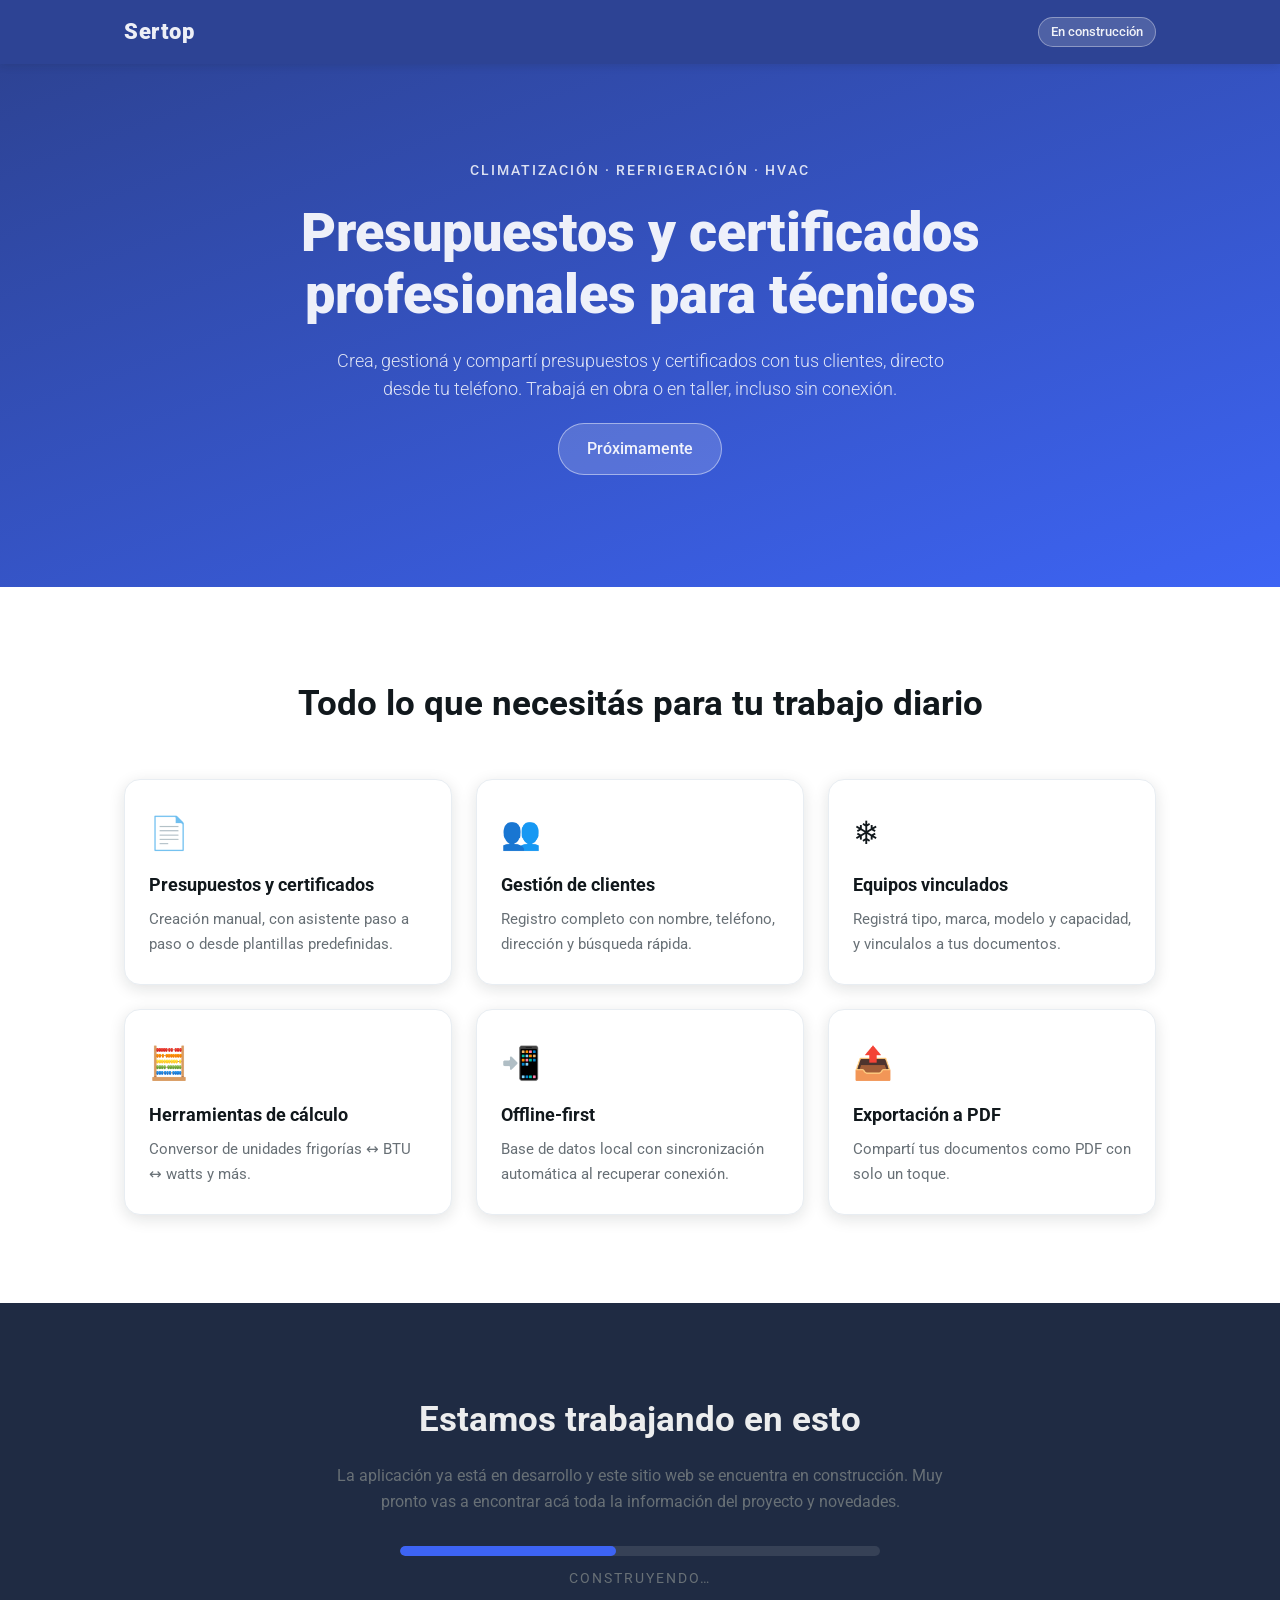
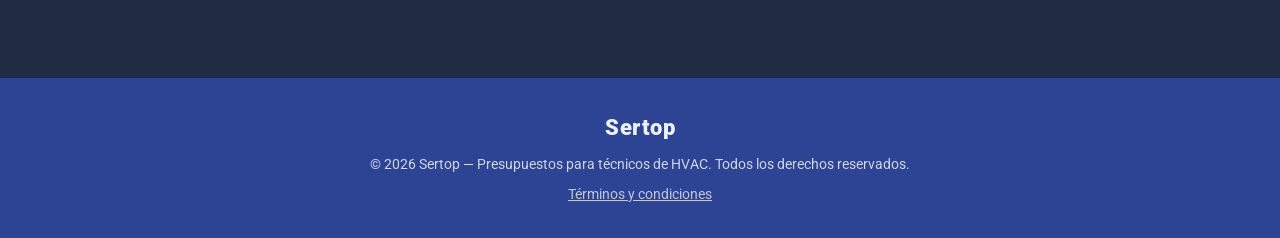
<file: index.html>
<!DOCTYPE html>
<html lang="es">
<head>
  <meta charset="UTF-8" />
  <meta name="viewport" content="width=device-width, initial-scale=1.0" />
  <meta name="description" content="Sertop — Presupuestos y certificados para técnicos de climatización, refrigeración y HVAC. Sitio en construcción." />
  <title>Sertop — Sitio en construcción</title>
  <link rel="preconnect" href="https://fonts.googleapis.com" />
  <link rel="preconnect" href="https://fonts.gstatic.com" crossorigin />
  <link href="https://fonts.googleapis.com/css2?family=Roboto:wght@300;400;500;700;900&display=swap" rel="stylesheet" />
  <style>
    :root {
      --primary: #3D64F4;
      --background-primary: #2d4394ff;
      --text-primary: #ffffffea;
      --dark-bg: #1F2B43;
      --dark-text: #ECEDEE;
      --light-text: #11181C;
      --light-bg: #ffffff;
      --icon: #687076;
      --shadow: rgba(17, 24, 28, 0.12);
    }

    * {
      margin: 0;
      padding: 0;
      box-sizing: border-box;
    }

    body {
      font-family: "Roboto", system-ui, -apple-system, BlinkMacSystemFont, "Segoe UI", Helvetica, Arial, sans-serif;
      color: var(--light-text);
      background: var(--light-bg);
      line-height: 1.6;
      -webkit-font-smoothing: antialiased;
    }

    .container {
      width: 100%;
      max-width: 1080px;
      margin: 0 auto;
      padding: 0 24px;
    }

    .navbar {
      background: var(--background-primary);
      position: sticky;
      top: 0;
      z-index: 10;
      box-shadow: 0 2px 8px var(--shadow);
    }

    .navbar-inner {
      display: flex;
      align-items: center;
      justify-content: space-between;
      height: 64px;
    }

    .logo {
      font-weight: 900;
      font-size: 1.4rem;
      color: var(--text-primary);
      letter-spacing: 0.5px;
    }

    .badge {
      background: rgba(255, 255, 255, 0.16);
      color: var(--text-primary);
      border: 1px solid rgba(255, 255, 255, 0.35);
      padding: 4px 12px;
      border-radius: 999px;
      font-size: 0.8rem;
      font-weight: 500;
    }

    .hero {
      background: linear-gradient(160deg, var(--background-primary) 0%, var(--primary) 100%);
      color: var(--text-primary);
      padding: 96px 0 112px;
      text-align: center;
    }

    .hero-inner {
      display: flex;
      flex-direction: column;
      align-items: center;
      gap: 20px;
    }

    .eyebrow {
      text-transform: uppercase;
      letter-spacing: 2px;
      font-size: 0.85rem;
      font-weight: 500;
      opacity: 0.9;
    }

    .hero-title {
      font-size: clamp(2rem, 5vw, 3.4rem);
      font-weight: 900;
      line-height: 1.15;
      max-width: 760px;
    }

    .hero-subtitle {
      font-size: 1.1rem;
      font-weight: 300;
      max-width: 620px;
      opacity: 0.92;
    }

    .pill {
      display: inline-block;
      background: rgba(255, 255, 255, 0.16);
      border: 1px solid rgba(255, 255, 255, 0.45);
      border-radius: 999px;
      padding: 12px 28px;
      font-size: 1rem;
      font-weight: 500;
      cursor: default;
    }

    .features {
      padding: 88px 0;
    }

    .section-title {
      text-align: center;
      font-size: clamp(1.5rem, 3.5vw, 2.2rem);
      font-weight: 700;
      margin-bottom: 48px;
    }

    .features-grid {
      display: grid;
      grid-template-columns: repeat(auto-fit, minmax(280px, 1fr));
      gap: 24px;
    }

    .card {
      background: var(--light-bg);
      border: 1px solid #e8edf2;
      border-radius: 16px;
      padding: 28px 24px;
      box-shadow: 0 4px 16px var(--shadow);
      transition: transform 0.2s ease, box-shadow 0.2s ease;
    }

    .card:hover {
      transform: translateY(-4px);
      box-shadow: 0 10px 24px var(--shadow);
    }

    .card-icon {
      font-size: 2rem;
      margin-bottom: 12px;
    }

    .card h3 {
      font-size: 1.1rem;
      font-weight: 700;
      margin-bottom: 8px;
    }

    .card p {
      color: var(--icon);
      font-size: 0.95rem;
    }

    .under-construction {
      background: var(--dark-bg);
      color: var(--dark-text);
      padding: 88px 0;
      text-align: center;
    }

    .under-construction h2 {
      font-size: clamp(1.5rem, 3.5vw, 2.2rem);
      font-weight: 700;
      margin-bottom: 16px;
    }

    .under-construction p {
      max-width: 640px;
      margin: 0 auto;
      color: var(--icon);
    }

    .progress-bar {
      margin: 32px auto 12px;
      width: 100%;
      max-width: 480px;
      height: 10px;
      background: rgba(255, 255, 255, 0.1);
      border-radius: 999px;
      overflow: hidden;
    }

    .progress-fill {
      display: block;
      width: 45%;
      height: 100%;
      background: var(--primary);
      border-radius: 999px;
      animation: pulse 2s ease-in-out infinite;
    }

    @keyframes pulse {
      0%, 100% { width: 35%; }
      50% { width: 65%; }
    }

    .progress-label {
      font-size: 0.85rem;
      text-transform: uppercase;
      letter-spacing: 2px;
    }

    .footer {
      background: var(--background-primary);
      color: var(--text-primary);
      padding: 32px 0;
    }

    .footer-inner {
      display: flex;
      flex-direction: column;
      align-items: center;
      gap: 8px;
      text-align: center;
    }

    .footer p {
      font-size: 0.85rem;
      opacity: 0.85;
    }

    .footer a {
      color: var(--text-primary);
      text-decoration: underline;
      opacity: 0.9;
    }

    @media (max-width: 600px) {
      .hero {
        padding: 64px 0 80px;
      }

      .features,
      .under-construction {
        padding: 64px 0;
      }
    }
  </style>
</head>
<body>
  <header class="navbar">
    <div class="navbar-inner container">
      <span class="logo">Sertop</span>
      <span class="badge">En construcción</span>
    </div>
  </header>

  <main>
    <section class="hero">
      <div class="container hero-inner">
        <p class="eyebrow">Climatización · Refrigeración · HVAC</p>
        <h1 class="hero-title">Presupuestos y certificados profesionales para técnicos</h1>
        <p class="hero-subtitle">
          Crea, gestioná y compartí presupuestos y certificados con tus clientes, directo desde tu teléfono.
          Trabajá en obra o en taller, incluso sin conexión.
        </p>
        <div class="hero-cta">
          <span class="pill">Próximamente</span>
        </div>
      </div>
    </section>

    <section class="features">
      <div class="container">
        <h2 class="section-title">Todo lo que necesitás para tu trabajo diario</h2>
        <div class="features-grid">
          <article class="card">
            <div class="card-icon">📄</div>
            <h3>Presupuestos y certificados</h3>
            <p>Creación manual, con asistente paso a paso o desde plantillas predefinidas.</p>
          </article>
          <article class="card">
            <div class="card-icon">👥</div>
            <h3>Gestión de clientes</h3>
            <p>Registro completo con nombre, teléfono, dirección y búsqueda rápida.</p>
          </article>
          <article class="card">
            <div class="card-icon">❄️</div>
            <h3>Equipos vinculados</h3>
            <p>Registrá tipo, marca, modelo y capacidad, y vinculalos a tus documentos.</p>
          </article>
          <article class="card">
            <div class="card-icon">🧮</div>
            <h3>Herramientas de cálculo</h3>
            <p>Conversor de unidades frigorías ↔ BTU ↔ watts y más.</p>
          </article>
          <article class="card">
            <div class="card-icon">📲</div>
            <h3>Offline-first</h3>
            <p>Base de datos local con sincronización automática al recuperar conexión.</p>
          </article>
          <article class="card">
            <div class="card-icon">📤</div>
            <h3>Exportación a PDF</h3>
            <p>Compartí tus documentos como PDF con solo un toque.</p>
          </article>
        </div>
      </div>
    </section>

    <section class="under-construction">
      <div class="container">
        <h2>Estamos trabajando en esto</h2>
        <p>
          La aplicación ya está en desarrollo y este sitio web se encuentra en construcción.
          Muy pronto vas a encontrar acá toda la información del proyecto y novedades.
        </p>
        <div class="progress-bar"><span class="progress-fill"></span></div>
        <p class="progress-label">Construyendo…</p>
      </div>
    </section>
  </main>

  <footer class="footer">
    <div class="container footer-inner">
      <span class="logo">Sertop</span>
      <p>© <span id="year"></span> Sertop — Presupuestos para técnicos de HVAC. Todos los derechos reservados.</p>
      <p><a href="terminos.html">Términos y condiciones</a></p>
    </div>
  </footer>

  <script>
    document.getElementById("year").textContent = new Date().getFullYear();
  </script>
</body>
</html>
</file>
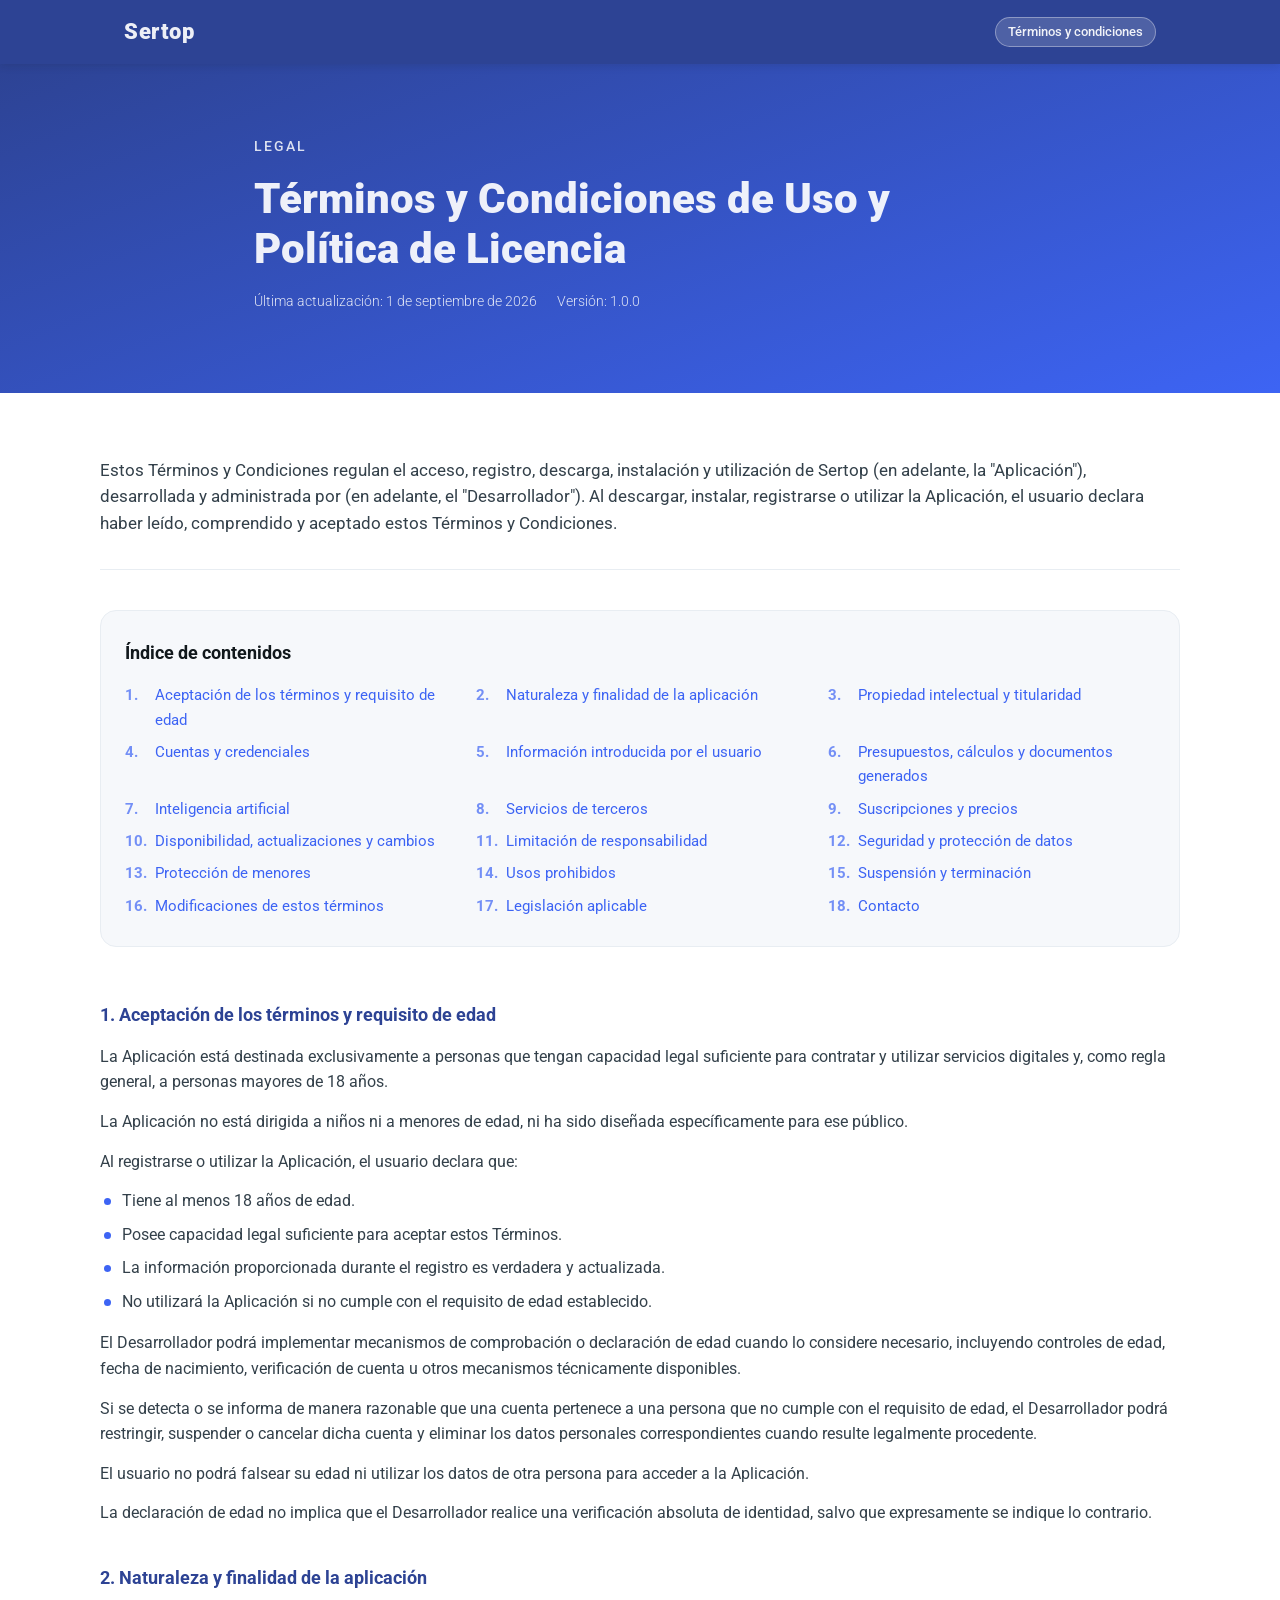
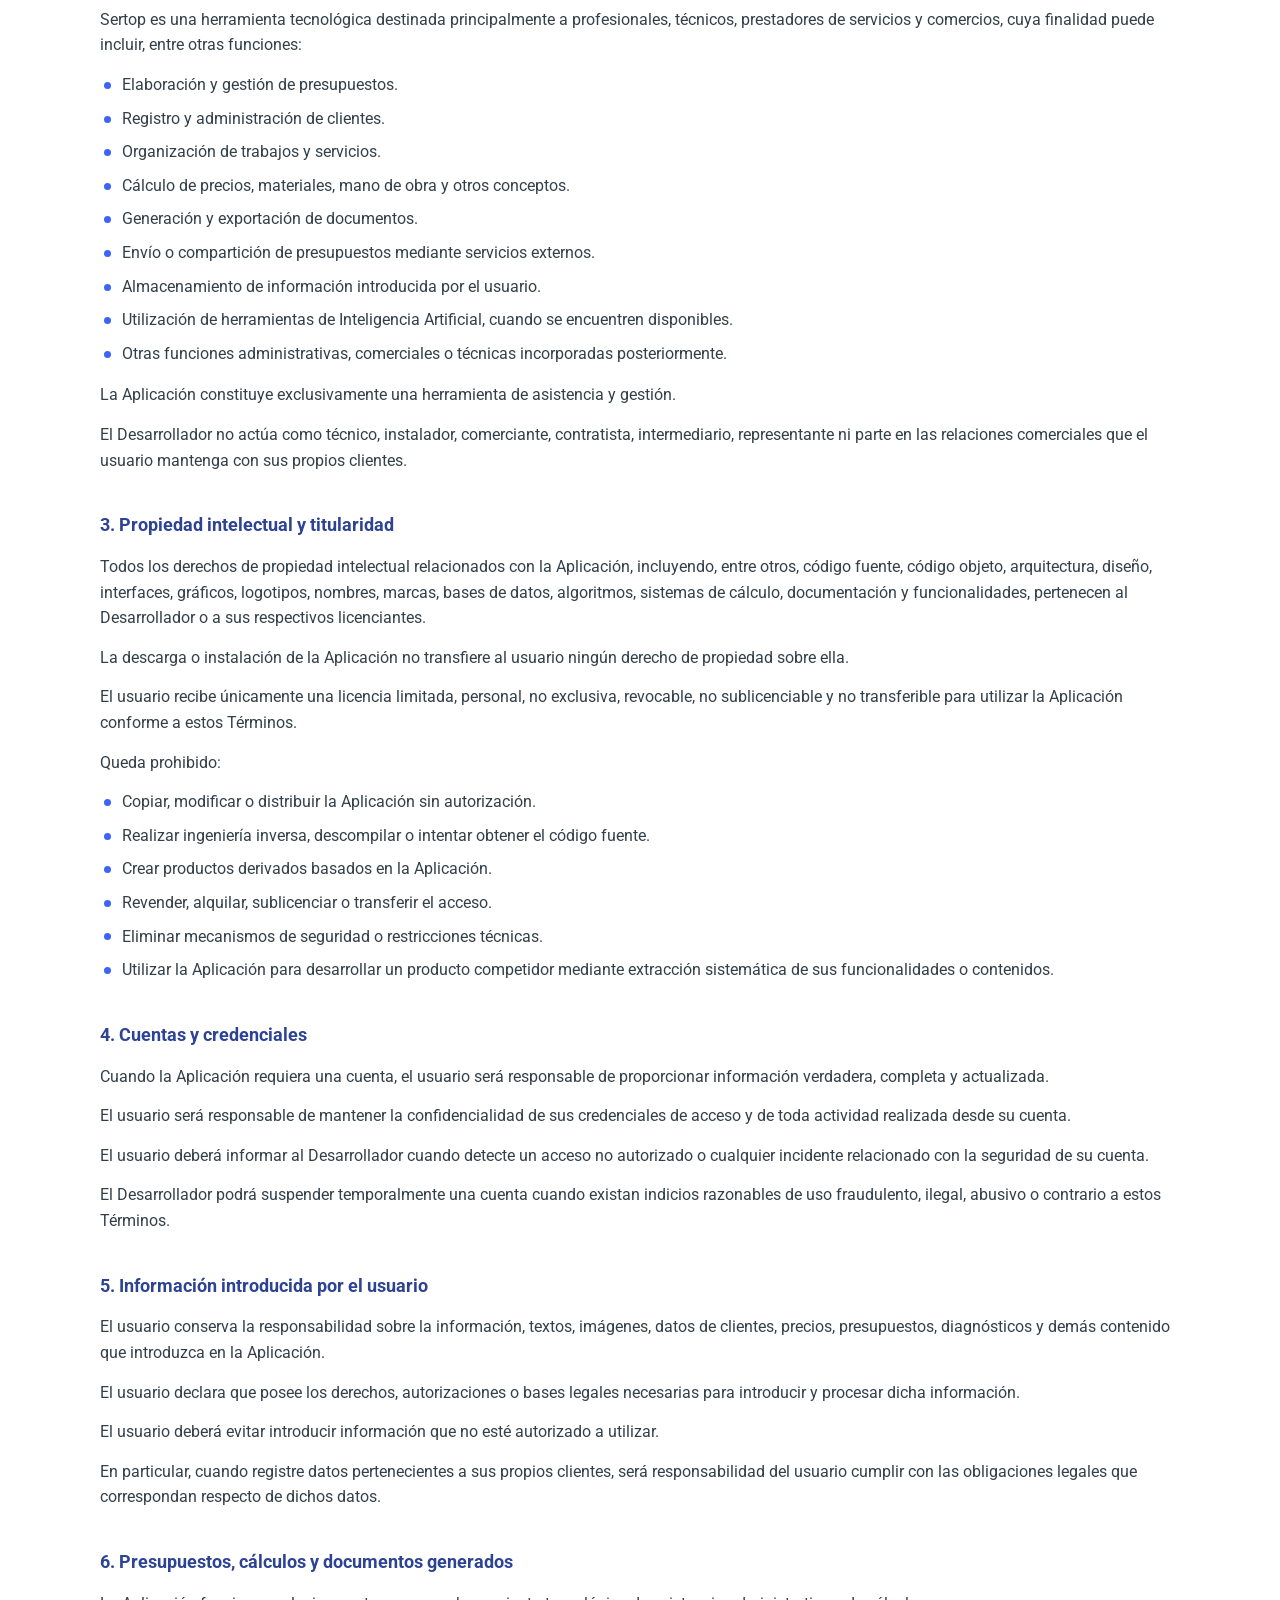
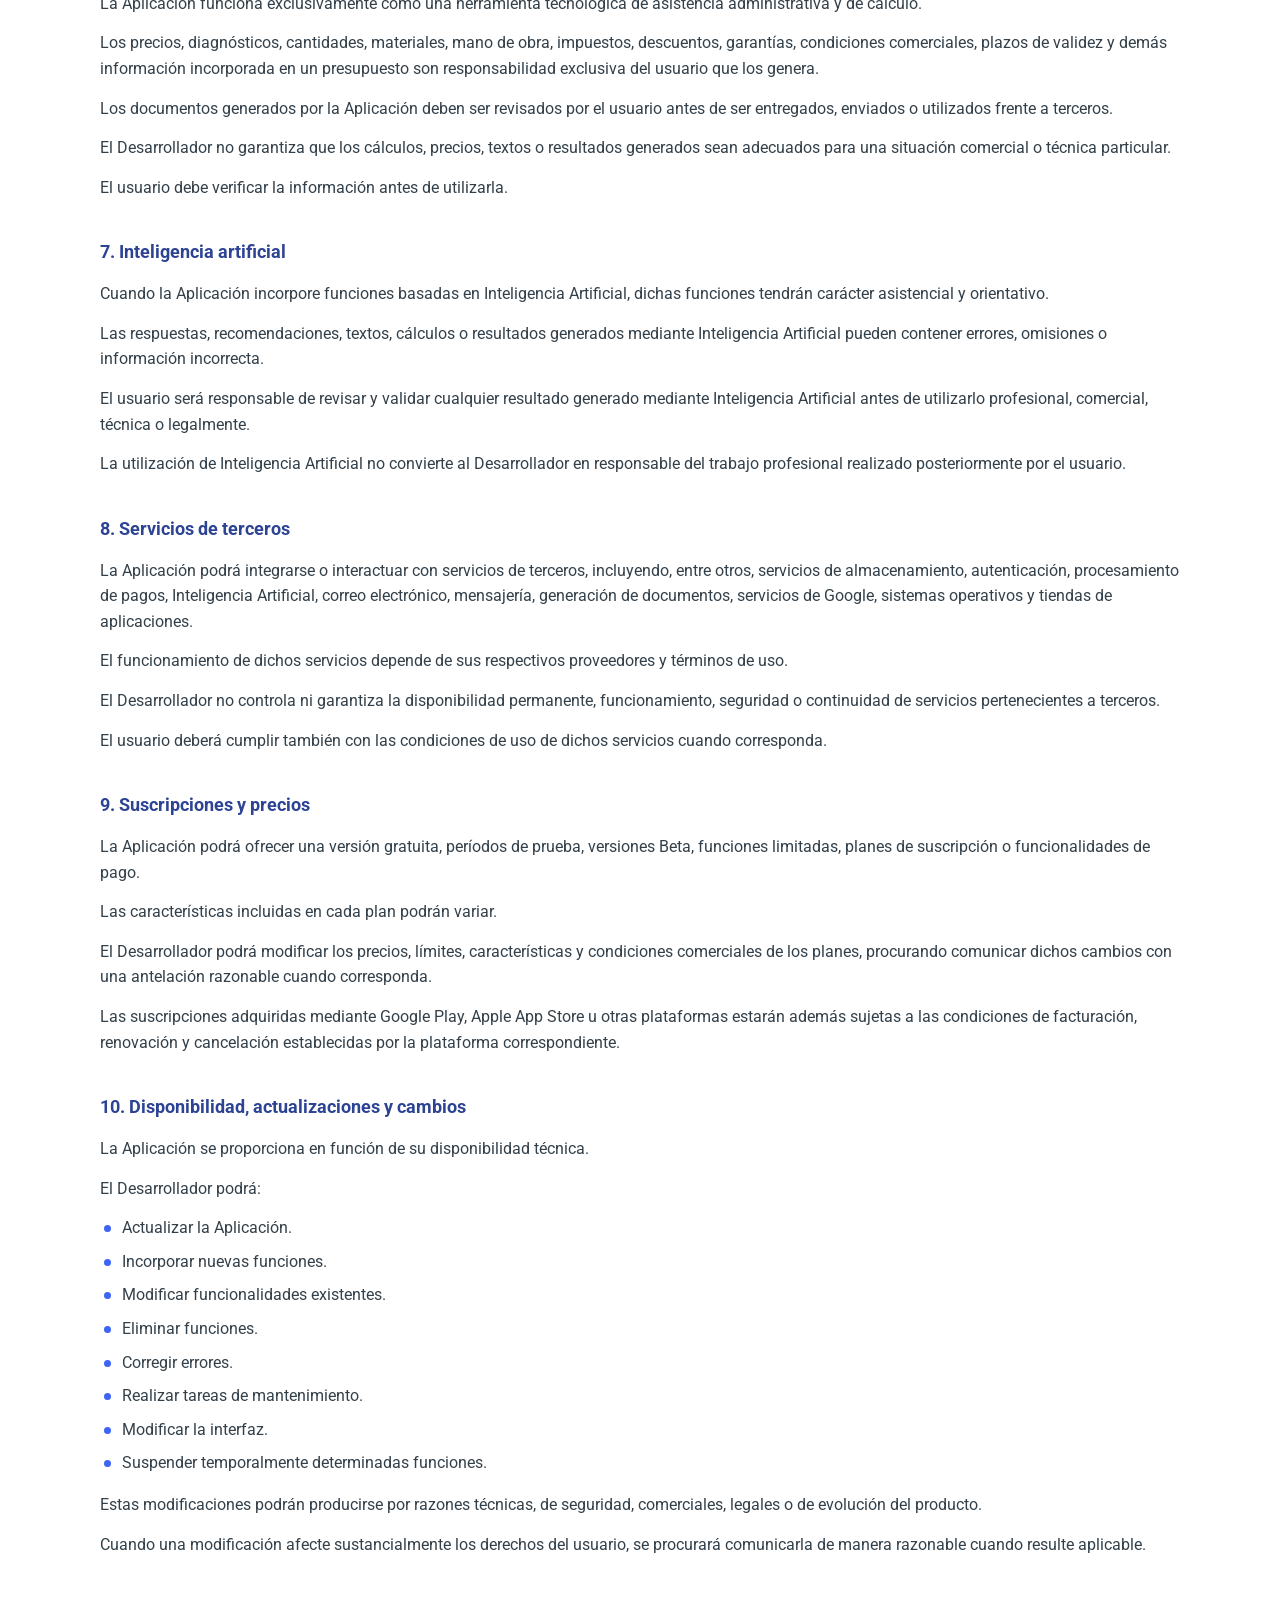
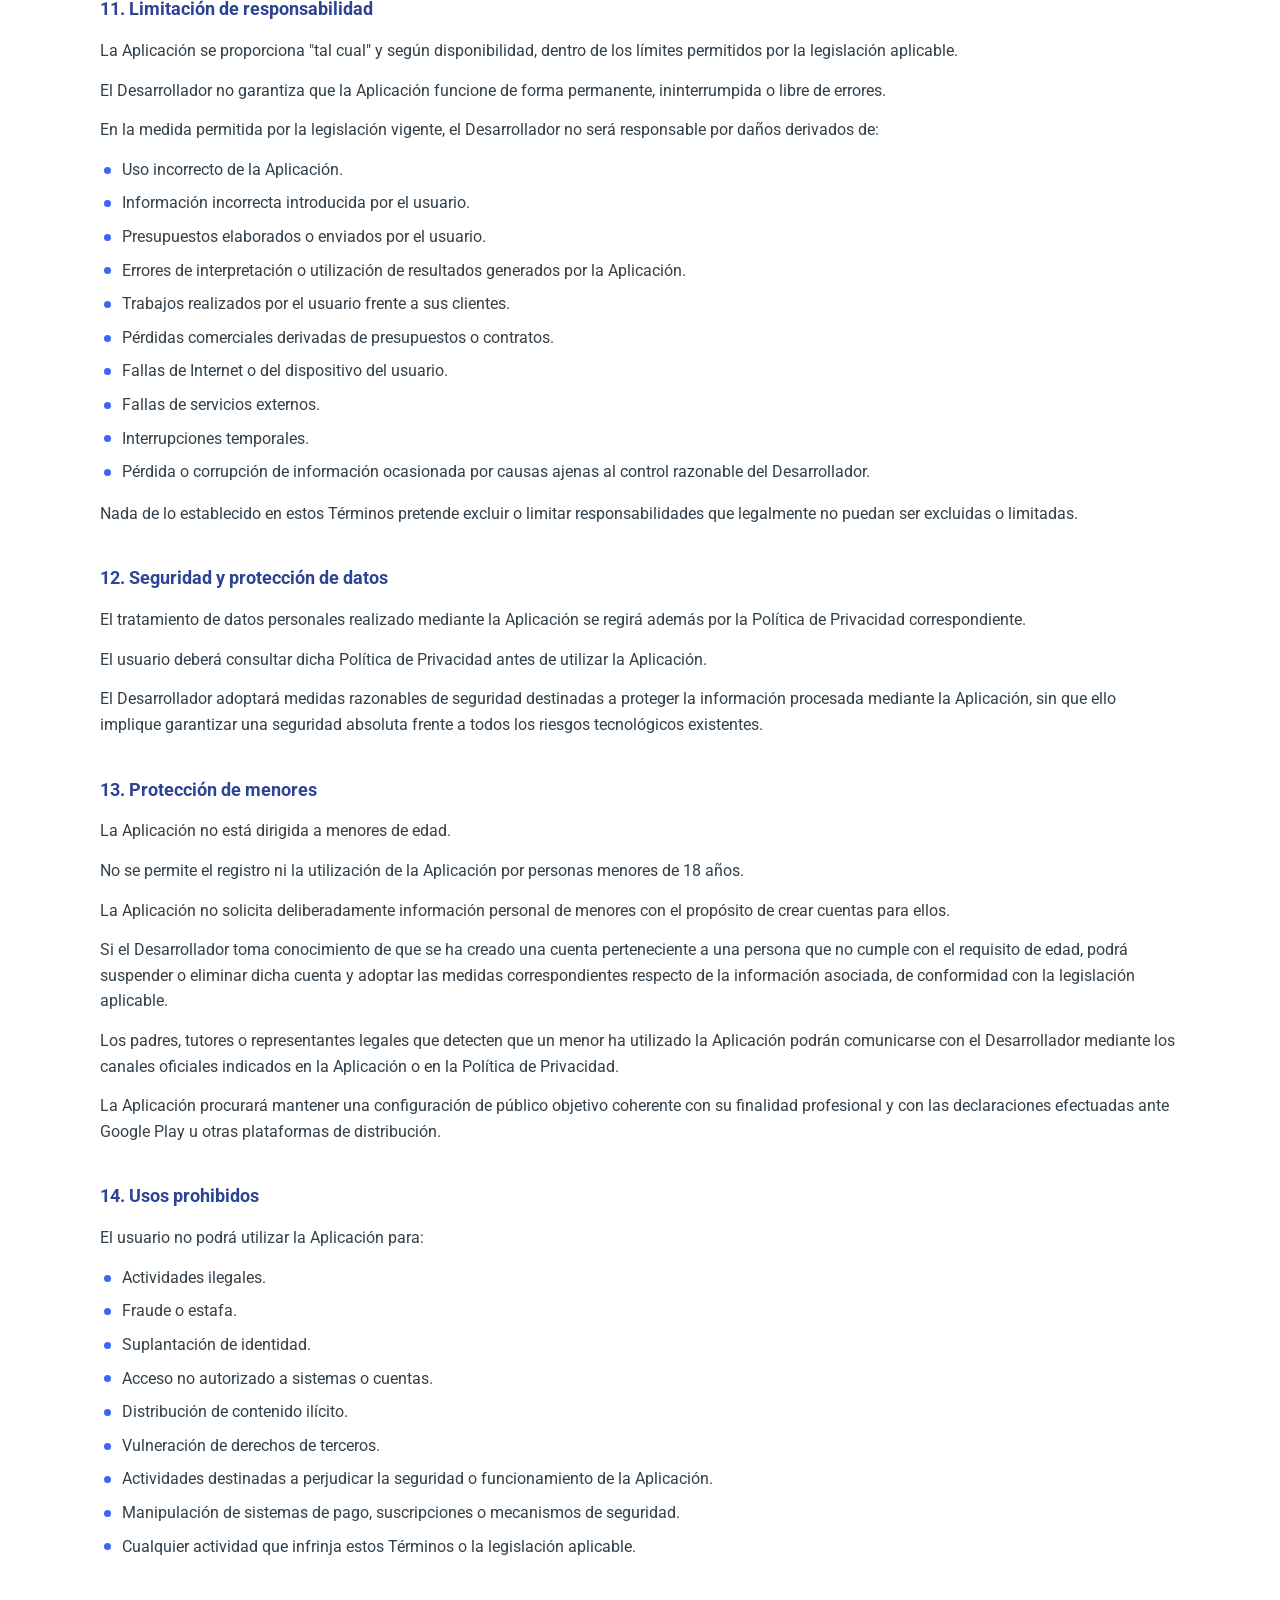
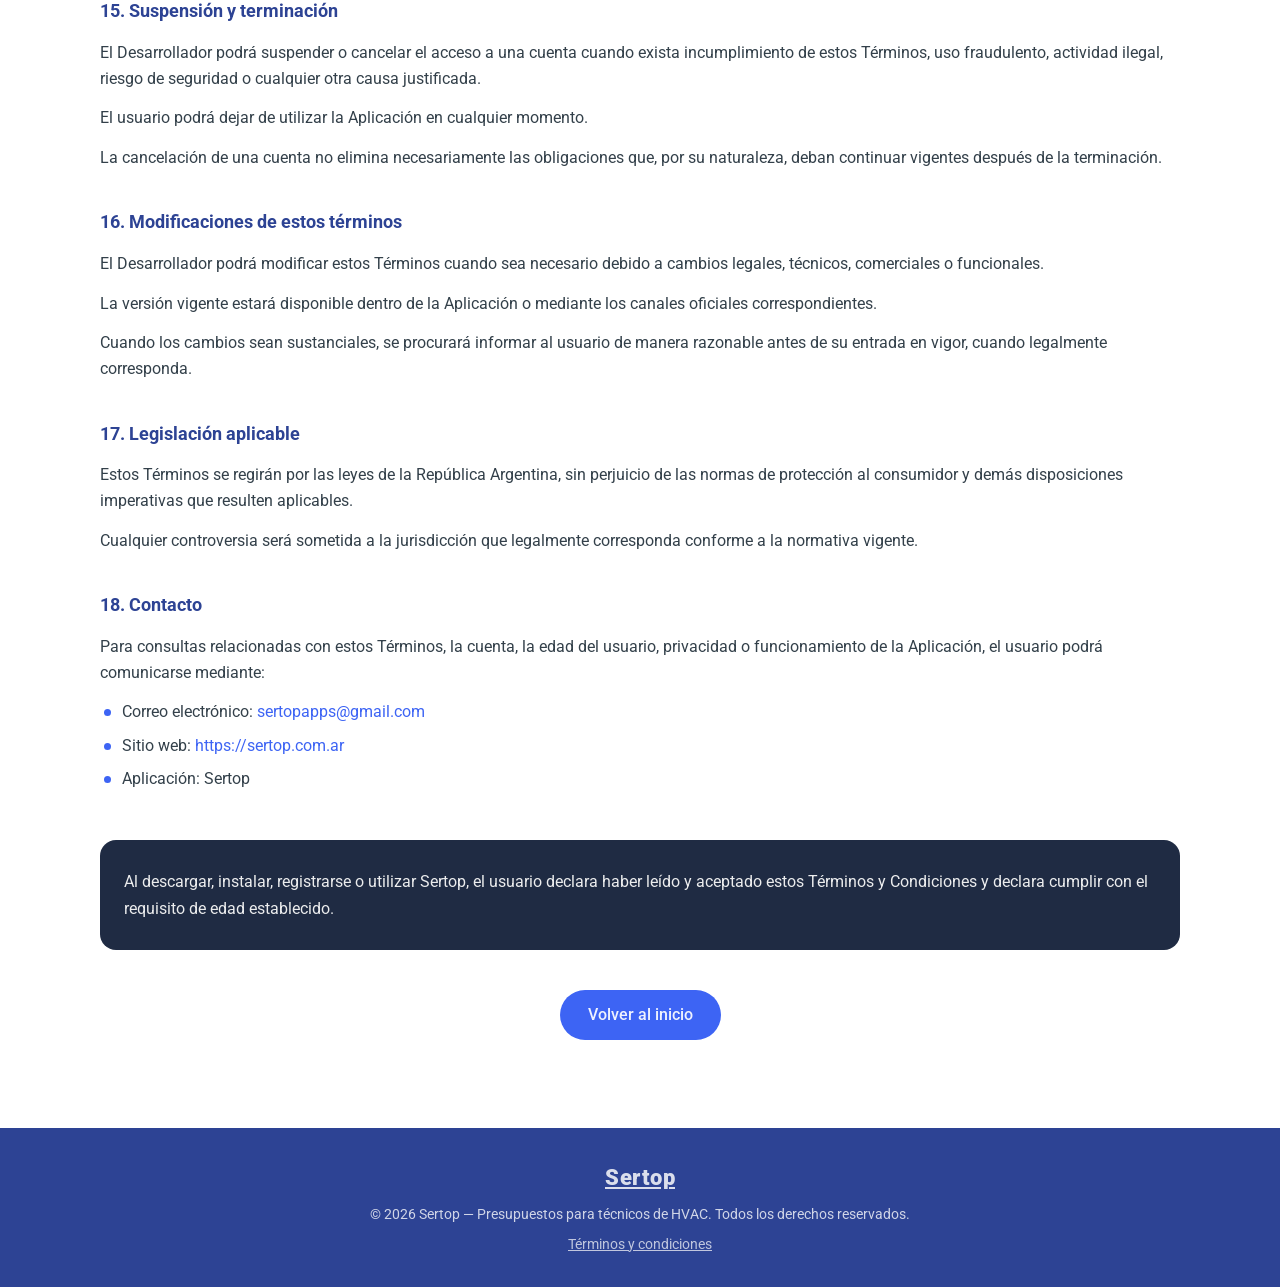
<file: terminos.html>
<!DOCTYPE html>
<html lang="es">
<head>
  <meta charset="UTF-8" />
  <meta name="viewport" content="width=device-width, initial-scale=1.0" />
  <meta name="description" content="Términos y Condiciones de uso y política de licencia de Sertop." />
  <title>Términos y Condiciones — Sertop</title>
  <link rel="preconnect" href="https://fonts.googleapis.com" />
  <link rel="preconnect" href="https://fonts.gstatic.com" crossorigin />
  <link href="https://fonts.googleapis.com/css2?family=Roboto:wght@300;400;500;700;900&display=swap" rel="stylesheet" />
  <style>
    :root {
      --primary: #3D64F4;
      --background-primary: #2d4394ff;
      --text-primary: #ffffffea;
      --dark-bg: #1F2B43;
      --dark-text: #ECEDEE;
      --light-text: #11181C;
      --light-bg: #ffffff;
      --icon: #687076;
      --shadow: rgba(17, 24, 28, 0.12);
    }

    * {
      margin: 0;
      padding: 0;
      box-sizing: border-box;
    }

    body {
      font-family: "Roboto", system-ui, -apple-system, BlinkMacSystemFont, "Segoe UI", Helvetica, Arial, sans-serif;
      color: var(--light-text);
      background: var(--light-bg);
      line-height: 1.6;
      -webkit-font-smoothing: antialiased;
    }

    .container {
      width: 100%;
      max-width: 1080px;
      margin: 0 auto;
      padding: 0 24px;
    }

    .navbar {
      background: var(--background-primary);
      position: sticky;
      top: 0;
      z-index: 10;
      box-shadow: 0 2px 8px var(--shadow);
    }

    .navbar-inner {
      display: flex;
      align-items: center;
      justify-content: space-between;
      height: 64px;
    }

    .logo {
      font-weight: 900;
      font-size: 1.4rem;
      color: var(--text-primary);
      letter-spacing: 0.5px;
      text-decoration: none;
    }

    .badge {
      background: rgba(255, 255, 255, 0.16);
      color: var(--text-primary);
      border: 1px solid rgba(255, 255, 255, 0.35);
      padding: 4px 12px;
      border-radius: 999px;
      font-size: 0.8rem;
      font-weight: 500;
    }

    .legal-hero {
      background: linear-gradient(160deg, var(--background-primary) 0%, var(--primary) 100%);
      color: var(--text-primary);
      padding: 72px 0 80px;
    }

    .legal-hero-inner {
      display: flex;
      flex-direction: column;
      gap: 16px;
      max-width: 820px;
    }

    .eyebrow {
      text-transform: uppercase;
      letter-spacing: 2px;
      font-size: 0.85rem;
      font-weight: 500;
      opacity: 0.9;
    }

    .legal-title {
      font-size: clamp(1.6rem, 4vw, 2.6rem);
      font-weight: 900;
      line-height: 1.2;
    }

    .legal-meta {
      display: flex;
      flex-wrap: wrap;
      gap: 8px 20px;
      font-size: 0.9rem;
      font-weight: 300;
      opacity: 0.92;
    }

    .legal-body {
      padding: 64px 0 88px;
    }

    .intro {
      font-size: 1.05rem;
      color: #33404a;
      margin-bottom: 40px;
      padding-bottom: 32px;
      border-bottom: 1px solid #e8edf2;
    }

    .toc {
      background: #f6f8fb;
      border: 1px solid #e8edf2;
      border-radius: 16px;
      padding: 28px 24px;
      margin-bottom: 56px;
    }

    .toc h2 {
      font-size: 1.1rem;
      font-weight: 700;
      margin-bottom: 16px;
    }

    .toc-list {
      list-style: none;
      display: grid;
      grid-template-columns: repeat(auto-fit, minmax(260px, 1fr));
      gap: 8px 24px;
    }

    .toc-list a {
      color: var(--primary);
      text-decoration: none;
      font-size: 0.95rem;
      display: flex;
      gap: 8px;
    }

    .toc-list a:hover {
      text-decoration: underline;
    }

    .toc-num {
      font-weight: 700;
      min-width: 22px;
      opacity: 0.7;
    }

    .legal-section {
      margin-bottom: 40px;
      scroll-margin-top: 80px;
    }

    .legal-section h2 {
      font-size: 1.15rem;
      font-weight: 700;
      color: var(--background-primary);
      margin-bottom: 16px;
      line-height: 1.35;
    }

    .legal-section p {
      margin-bottom: 14px;
      color: #33404a;
    }

    .legal-section p:last-child {
      margin-bottom: 0;
    }

    .legal-list {
      list-style: none;
      margin: 4px 0 16px;
      display: flex;
      flex-direction: column;
      gap: 8px;
    }

    .legal-list li {
      position: relative;
      padding-left: 22px;
      color: #33404a;
    }

    .legal-list li::before {
      content: "";
      position: absolute;
      left: 4px;
      top: 0.62em;
      width: 7px;
      height: 7px;
      border-radius: 50%;
      background: var(--primary);
    }

    .legal-section a {
      color: var(--primary);
      text-decoration: none;
    }

    .legal-section a:hover {
      text-decoration: underline;
    }

    .closing {
      background: var(--dark-bg);
      color: var(--dark-text);
      border-radius: 16px;
      padding: 28px 24px;
      margin-top: 48px;
      font-size: 1rem;
      line-height: 1.7;
    }

    .back-wrap {
      margin-top: 40px;
      text-align: center;
    }

    .back-link {
      display: inline-block;
      background: var(--primary);
      color: var(--text-primary);
      text-decoration: none;
      font-weight: 500;
      padding: 12px 28px;
      border-radius: 999px;
      transition: transform 0.2s ease, box-shadow 0.2s ease;
    }

    .back-link:hover {
      transform: translateY(-2px);
      box-shadow: 0 8px 20px var(--shadow);
    }

    .footer {
      background: var(--background-primary);
      color: var(--text-primary);
      padding: 32px 0;
    }

    .footer-inner {
      display: flex;
      flex-direction: column;
      align-items: center;
      gap: 8px;
      text-align: center;
    }

    .footer p {
      font-size: 0.85rem;
      opacity: 0.85;
    }

    .footer a {
      color: var(--text-primary);
      text-decoration: underline;
      opacity: 0.9;
    }

    @media (max-width: 600px) {
      .legal-hero {
        padding: 48px 0 56px;
      }

      .legal-body {
        padding: 48px 0 64px;
      }
    }
  </style>
</head>
<body>
  <header class="navbar">
    <div class="navbar-inner container">
      <a class="logo" href="index.html">Sertop</a>
      <span class="badge">Términos y condiciones</span>
    </div>
  </header>

  <main>
    <section class="legal-hero">
      <div class="container legal-hero-inner">
        <p class="eyebrow">Legal</p>
        <h1 class="legal-title">Términos y Condiciones de Uso y Política de Licencia</h1>
        <div class="legal-meta">
          <span>Última actualización: 1 de septiembre de 2026</span>
          <span>Versión: 1.0.0</span>
        </div>
      </div>
    </section>

    <div class="container legal-body">
      <p class="intro">
        Estos Términos y Condiciones regulan el acceso, registro, descarga, instalación y utilización de Sertop (en adelante, la "Aplicación"), desarrollada y administrada por (en adelante, el "Desarrollador"). Al descargar, instalar, registrarse o utilizar la Aplicación, el usuario declara haber leído, comprendido y aceptado estos Términos y Condiciones.
      </p>

      <nav class="toc" aria-label="Índice de contenidos">
        <h2>Índice de contenidos</h2>
        <ul class="toc-list">
          <li><a href="#seccion-1"><span class="toc-num">1.</span> Aceptación de los términos y requisito de edad</a></li>
          <li><a href="#seccion-2"><span class="toc-num">2.</span> Naturaleza y finalidad de la aplicación</a></li>
          <li><a href="#seccion-3"><span class="toc-num">3.</span> Propiedad intelectual y titularidad</a></li>
          <li><a href="#seccion-4"><span class="toc-num">4.</span> Cuentas y credenciales</a></li>
          <li><a href="#seccion-5"><span class="toc-num">5.</span> Información introducida por el usuario</a></li>
          <li><a href="#seccion-6"><span class="toc-num">6.</span> Presupuestos, cálculos y documentos generados</a></li>
          <li><a href="#seccion-7"><span class="toc-num">7.</span> Inteligencia artificial</a></li>
          <li><a href="#seccion-8"><span class="toc-num">8.</span> Servicios de terceros</a></li>
          <li><a href="#seccion-9"><span class="toc-num">9.</span> Suscripciones y precios</a></li>
          <li><a href="#seccion-10"><span class="toc-num">10.</span> Disponibilidad, actualizaciones y cambios</a></li>
          <li><a href="#seccion-11"><span class="toc-num">11.</span> Limitación de responsabilidad</a></li>
          <li><a href="#seccion-12"><span class="toc-num">12.</span> Seguridad y protección de datos</a></li>
          <li><a href="#seccion-13"><span class="toc-num">13.</span> Protección de menores</a></li>
          <li><a href="#seccion-14"><span class="toc-num">14.</span> Usos prohibidos</a></li>
          <li><a href="#seccion-15"><span class="toc-num">15.</span> Suspensión y terminación</a></li>
          <li><a href="#seccion-16"><span class="toc-num">16.</span> Modificaciones de estos términos</a></li>
          <li><a href="#seccion-17"><span class="toc-num">17.</span> Legislación aplicable</a></li>
          <li><a href="#seccion-18"><span class="toc-num">18.</span> Contacto</a></li>
        </ul>
      </nav>

      <section class="legal-section" id="seccion-1">
        <h2>1. Aceptación de los términos y requisito de edad</h2>
        <p>La Aplicación está destinada exclusivamente a personas que tengan capacidad legal suficiente para contratar y utilizar servicios digitales y, como regla general, a personas mayores de 18 años.</p>
        <p>La Aplicación no está dirigida a niños ni a menores de edad, ni ha sido diseñada específicamente para ese público.</p>
        <p>Al registrarse o utilizar la Aplicación, el usuario declara que:</p>
        <ul class="legal-list">
          <li>Tiene al menos 18 años de edad.</li>
          <li>Posee capacidad legal suficiente para aceptar estos Términos.</li>
          <li>La información proporcionada durante el registro es verdadera y actualizada.</li>
          <li>No utilizará la Aplicación si no cumple con el requisito de edad establecido.</li>
        </ul>
        <p>El Desarrollador podrá implementar mecanismos de comprobación o declaración de edad cuando lo considere necesario, incluyendo controles de edad, fecha de nacimiento, verificación de cuenta u otros mecanismos técnicamente disponibles.</p>
        <p>Si se detecta o se informa de manera razonable que una cuenta pertenece a una persona que no cumple con el requisito de edad, el Desarrollador podrá restringir, suspender o cancelar dicha cuenta y eliminar los datos personales correspondientes cuando resulte legalmente procedente.</p>
        <p>El usuario no podrá falsear su edad ni utilizar los datos de otra persona para acceder a la Aplicación.</p>
        <p>La declaración de edad no implica que el Desarrollador realice una verificación absoluta de identidad, salvo que expresamente se indique lo contrario.</p>
      </section>

      <section class="legal-section" id="seccion-2">
        <h2>2. Naturaleza y finalidad de la aplicación</h2>
        <p>Sertop es una herramienta tecnológica destinada principalmente a profesionales, técnicos, prestadores de servicios y comercios, cuya finalidad puede incluir, entre otras funciones:</p>
        <ul class="legal-list">
          <li>Elaboración y gestión de presupuestos.</li>
          <li>Registro y administración de clientes.</li>
          <li>Organización de trabajos y servicios.</li>
          <li>Cálculo de precios, materiales, mano de obra y otros conceptos.</li>
          <li>Generación y exportación de documentos.</li>
          <li>Envío o compartición de presupuestos mediante servicios externos.</li>
          <li>Almacenamiento de información introducida por el usuario.</li>
          <li>Utilización de herramientas de Inteligencia Artificial, cuando se encuentren disponibles.</li>
          <li>Otras funciones administrativas, comerciales o técnicas incorporadas posteriormente.</li>
        </ul>
        <p>La Aplicación constituye exclusivamente una herramienta de asistencia y gestión.</p>
        <p>El Desarrollador no actúa como técnico, instalador, comerciante, contratista, intermediario, representante ni parte en las relaciones comerciales que el usuario mantenga con sus propios clientes.</p>
      </section>

      <section class="legal-section" id="seccion-3">
        <h2>3. Propiedad intelectual y titularidad</h2>
        <p>Todos los derechos de propiedad intelectual relacionados con la Aplicación, incluyendo, entre otros, código fuente, código objeto, arquitectura, diseño, interfaces, gráficos, logotipos, nombres, marcas, bases de datos, algoritmos, sistemas de cálculo, documentación y funcionalidades, pertenecen al Desarrollador o a sus respectivos licenciantes.</p>
        <p>La descarga o instalación de la Aplicación no transfiere al usuario ningún derecho de propiedad sobre ella.</p>
        <p>El usuario recibe únicamente una licencia limitada, personal, no exclusiva, revocable, no sublicenciable y no transferible para utilizar la Aplicación conforme a estos Términos.</p>
        <p>Queda prohibido:</p>
        <ul class="legal-list">
          <li>Copiar, modificar o distribuir la Aplicación sin autorización.</li>
          <li>Realizar ingeniería inversa, descompilar o intentar obtener el código fuente.</li>
          <li>Crear productos derivados basados en la Aplicación.</li>
          <li>Revender, alquilar, sublicenciar o transferir el acceso.</li>
          <li>Eliminar mecanismos de seguridad o restricciones técnicas.</li>
          <li>Utilizar la Aplicación para desarrollar un producto competidor mediante extracción sistemática de sus funcionalidades o contenidos.</li>
        </ul>
      </section>

      <section class="legal-section" id="seccion-4">
        <h2>4. Cuentas y credenciales</h2>
        <p>Cuando la Aplicación requiera una cuenta, el usuario será responsable de proporcionar información verdadera, completa y actualizada.</p>
        <p>El usuario será responsable de mantener la confidencialidad de sus credenciales de acceso y de toda actividad realizada desde su cuenta.</p>
        <p>El usuario deberá informar al Desarrollador cuando detecte un acceso no autorizado o cualquier incidente relacionado con la seguridad de su cuenta.</p>
        <p>El Desarrollador podrá suspender temporalmente una cuenta cuando existan indicios razonables de uso fraudulento, ilegal, abusivo o contrario a estos Términos.</p>
      </section>

      <section class="legal-section" id="seccion-5">
        <h2>5. Información introducida por el usuario</h2>
        <p>El usuario conserva la responsabilidad sobre la información, textos, imágenes, datos de clientes, precios, presupuestos, diagnósticos y demás contenido que introduzca en la Aplicación.</p>
        <p>El usuario declara que posee los derechos, autorizaciones o bases legales necesarias para introducir y procesar dicha información.</p>
        <p>El usuario deberá evitar introducir información que no esté autorizado a utilizar.</p>
        <p>En particular, cuando registre datos pertenecientes a sus propios clientes, será responsabilidad del usuario cumplir con las obligaciones legales que correspondan respecto de dichos datos.</p>
      </section>

      <section class="legal-section" id="seccion-6">
        <h2>6. Presupuestos, cálculos y documentos generados</h2>
        <p>La Aplicación funciona exclusivamente como una herramienta tecnológica de asistencia administrativa y de cálculo.</p>
        <p>Los precios, diagnósticos, cantidades, materiales, mano de obra, impuestos, descuentos, garantías, condiciones comerciales, plazos de validez y demás información incorporada en un presupuesto son responsabilidad exclusiva del usuario que los genera.</p>
        <p>Los documentos generados por la Aplicación deben ser revisados por el usuario antes de ser entregados, enviados o utilizados frente a terceros.</p>
        <p>El Desarrollador no garantiza que los cálculos, precios, textos o resultados generados sean adecuados para una situación comercial o técnica particular.</p>
        <p>El usuario debe verificar la información antes de utilizarla.</p>
      </section>

      <section class="legal-section" id="seccion-7">
        <h2>7. Inteligencia artificial</h2>
        <p>Cuando la Aplicación incorpore funciones basadas en Inteligencia Artificial, dichas funciones tendrán carácter asistencial y orientativo.</p>
        <p>Las respuestas, recomendaciones, textos, cálculos o resultados generados mediante Inteligencia Artificial pueden contener errores, omisiones o información incorrecta.</p>
        <p>El usuario será responsable de revisar y validar cualquier resultado generado mediante Inteligencia Artificial antes de utilizarlo profesional, comercial, técnica o legalmente.</p>
        <p>La utilización de Inteligencia Artificial no convierte al Desarrollador en responsable del trabajo profesional realizado posteriormente por el usuario.</p>
      </section>

      <section class="legal-section" id="seccion-8">
        <h2>8. Servicios de terceros</h2>
        <p>La Aplicación podrá integrarse o interactuar con servicios de terceros, incluyendo, entre otros, servicios de almacenamiento, autenticación, procesamiento de pagos, Inteligencia Artificial, correo electrónico, mensajería, generación de documentos, servicios de Google, sistemas operativos y tiendas de aplicaciones.</p>
        <p>El funcionamiento de dichos servicios depende de sus respectivos proveedores y términos de uso.</p>
        <p>El Desarrollador no controla ni garantiza la disponibilidad permanente, funcionamiento, seguridad o continuidad de servicios pertenecientes a terceros.</p>
        <p>El usuario deberá cumplir también con las condiciones de uso de dichos servicios cuando corresponda.</p>
      </section>

      <section class="legal-section" id="seccion-9">
        <h2>9. Suscripciones y precios</h2>
        <p>La Aplicación podrá ofrecer una versión gratuita, períodos de prueba, versiones Beta, funciones limitadas, planes de suscripción o funcionalidades de pago.</p>
        <p>Las características incluidas en cada plan podrán variar.</p>
        <p>El Desarrollador podrá modificar los precios, límites, características y condiciones comerciales de los planes, procurando comunicar dichos cambios con una antelación razonable cuando corresponda.</p>
        <p>Las suscripciones adquiridas mediante Google Play, Apple App Store u otras plataformas estarán además sujetas a las condiciones de facturación, renovación y cancelación establecidas por la plataforma correspondiente.</p>
      </section>

      <section class="legal-section" id="seccion-10">
        <h2>10. Disponibilidad, actualizaciones y cambios</h2>
        <p>La Aplicación se proporciona en función de su disponibilidad técnica.</p>
        <p>El Desarrollador podrá:</p>
        <ul class="legal-list">
          <li>Actualizar la Aplicación.</li>
          <li>Incorporar nuevas funciones.</li>
          <li>Modificar funcionalidades existentes.</li>
          <li>Eliminar funciones.</li>
          <li>Corregir errores.</li>
          <li>Realizar tareas de mantenimiento.</li>
          <li>Modificar la interfaz.</li>
          <li>Suspender temporalmente determinadas funciones.</li>
        </ul>
        <p>Estas modificaciones podrán producirse por razones técnicas, de seguridad, comerciales, legales o de evolución del producto.</p>
        <p>Cuando una modificación afecte sustancialmente los derechos del usuario, se procurará comunicarla de manera razonable cuando resulte aplicable.</p>
      </section>

      <section class="legal-section" id="seccion-11">
        <h2>11. Limitación de responsabilidad</h2>
        <p>La Aplicación se proporciona "tal cual" y según disponibilidad, dentro de los límites permitidos por la legislación aplicable.</p>
        <p>El Desarrollador no garantiza que la Aplicación funcione de forma permanente, ininterrumpida o libre de errores.</p>
        <p>En la medida permitida por la legislación vigente, el Desarrollador no será responsable por daños derivados de:</p>
        <ul class="legal-list">
          <li>Uso incorrecto de la Aplicación.</li>
          <li>Información incorrecta introducida por el usuario.</li>
          <li>Presupuestos elaborados o enviados por el usuario.</li>
          <li>Errores de interpretación o utilización de resultados generados por la Aplicación.</li>
          <li>Trabajos realizados por el usuario frente a sus clientes.</li>
          <li>Pérdidas comerciales derivadas de presupuestos o contratos.</li>
          <li>Fallas de Internet o del dispositivo del usuario.</li>
          <li>Fallas de servicios externos.</li>
          <li>Interrupciones temporales.</li>
          <li>Pérdida o corrupción de información ocasionada por causas ajenas al control razonable del Desarrollador.</li>
        </ul>
        <p>Nada de lo establecido en estos Términos pretende excluir o limitar responsabilidades que legalmente no puedan ser excluidas o limitadas.</p>
      </section>

      <section class="legal-section" id="seccion-12">
        <h2>12. Seguridad y protección de datos</h2>
        <p>El tratamiento de datos personales realizado mediante la Aplicación se regirá además por la Política de Privacidad correspondiente.</p>
        <p>El usuario deberá consultar dicha Política de Privacidad antes de utilizar la Aplicación.</p>
        <p>El Desarrollador adoptará medidas razonables de seguridad destinadas a proteger la información procesada mediante la Aplicación, sin que ello implique garantizar una seguridad absoluta frente a todos los riesgos tecnológicos existentes.</p>
      </section>

      <section class="legal-section" id="seccion-13">
        <h2>13. Protección de menores</h2>
        <p>La Aplicación no está dirigida a menores de edad.</p>
        <p>No se permite el registro ni la utilización de la Aplicación por personas menores de 18 años.</p>
        <p>La Aplicación no solicita deliberadamente información personal de menores con el propósito de crear cuentas para ellos.</p>
        <p>Si el Desarrollador toma conocimiento de que se ha creado una cuenta perteneciente a una persona que no cumple con el requisito de edad, podrá suspender o eliminar dicha cuenta y adoptar las medidas correspondientes respecto de la información asociada, de conformidad con la legislación aplicable.</p>
        <p>Los padres, tutores o representantes legales que detecten que un menor ha utilizado la Aplicación podrán comunicarse con el Desarrollador mediante los canales oficiales indicados en la Aplicación o en la Política de Privacidad.</p>
        <p>La Aplicación procurará mantener una configuración de público objetivo coherente con su finalidad profesional y con las declaraciones efectuadas ante Google Play u otras plataformas de distribución.</p>
      </section>

      <section class="legal-section" id="seccion-14">
        <h2>14. Usos prohibidos</h2>
        <p>El usuario no podrá utilizar la Aplicación para:</p>
        <ul class="legal-list">
          <li>Actividades ilegales.</li>
          <li>Fraude o estafa.</li>
          <li>Suplantación de identidad.</li>
          <li>Acceso no autorizado a sistemas o cuentas.</li>
          <li>Distribución de contenido ilícito.</li>
          <li>Vulneración de derechos de terceros.</li>
          <li>Actividades destinadas a perjudicar la seguridad o funcionamiento de la Aplicación.</li>
          <li>Manipulación de sistemas de pago, suscripciones o mecanismos de seguridad.</li>
          <li>Cualquier actividad que infrinja estos Términos o la legislación aplicable.</li>
        </ul>
      </section>

      <section class="legal-section" id="seccion-15">
        <h2>15. Suspensión y terminación</h2>
        <p>El Desarrollador podrá suspender o cancelar el acceso a una cuenta cuando exista incumplimiento de estos Términos, uso fraudulento, actividad ilegal, riesgo de seguridad o cualquier otra causa justificada.</p>
        <p>El usuario podrá dejar de utilizar la Aplicación en cualquier momento.</p>
        <p>La cancelación de una cuenta no elimina necesariamente las obligaciones que, por su naturaleza, deban continuar vigentes después de la terminación.</p>
      </section>

      <section class="legal-section" id="seccion-16">
        <h2>16. Modificaciones de estos términos</h2>
        <p>El Desarrollador podrá modificar estos Términos cuando sea necesario debido a cambios legales, técnicos, comerciales o funcionales.</p>
        <p>La versión vigente estará disponible dentro de la Aplicación o mediante los canales oficiales correspondientes.</p>
        <p>Cuando los cambios sean sustanciales, se procurará informar al usuario de manera razonable antes de su entrada en vigor, cuando legalmente corresponda.</p>
      </section>

      <section class="legal-section" id="seccion-17">
        <h2>17. Legislación aplicable</h2>
        <p>Estos Términos se regirán por las leyes de la República Argentina, sin perjuicio de las normas de protección al consumidor y demás disposiciones imperativas que resulten aplicables.</p>
        <p>Cualquier controversia será sometida a la jurisdicción que legalmente corresponda conforme a la normativa vigente.</p>
      </section>

      <section class="legal-section" id="seccion-18">
        <h2>18. Contacto</h2>
        <p>Para consultas relacionadas con estos Términos, la cuenta, la edad del usuario, privacidad o funcionamiento de la Aplicación, el usuario podrá comunicarse mediante:</p>
        <ul class="legal-list">
          <li>Correo electrónico: <a href="mailto:sertopapps@gmail.com">sertopapps@gmail.com</a></li>
          <li>Sitio web: <a href="https://sertop.com.ar" target="_blank" rel="noopener">https://sertop.com.ar</a></li>
          <li>Aplicación: Sertop</li>
        </ul>
      </section>

      <p class="closing">
        Al descargar, instalar, registrarse o utilizar Sertop, el usuario declara haber leído y aceptado estos Términos y Condiciones y declara cumplir con el requisito de edad establecido.
      </p>

      <div class="back-wrap">
        <a class="back-link" href="index.html">Volver al inicio</a>
      </div>
    </div>
  </main>

  <footer class="footer">
    <div class="container footer-inner">
      <a class="logo" href="index.html">Sertop</a>
      <p>© <span id="year"></span> Sertop — Presupuestos para técnicos de HVAC. Todos los derechos reservados.</p>
      <p><a href="terminos.html">Términos y condiciones</a></p>
    </div>
  </footer>

  <script>
    document.getElementById("year").textContent = new Date().getFullYear();
  </script>
</body>
</html>
</file>
